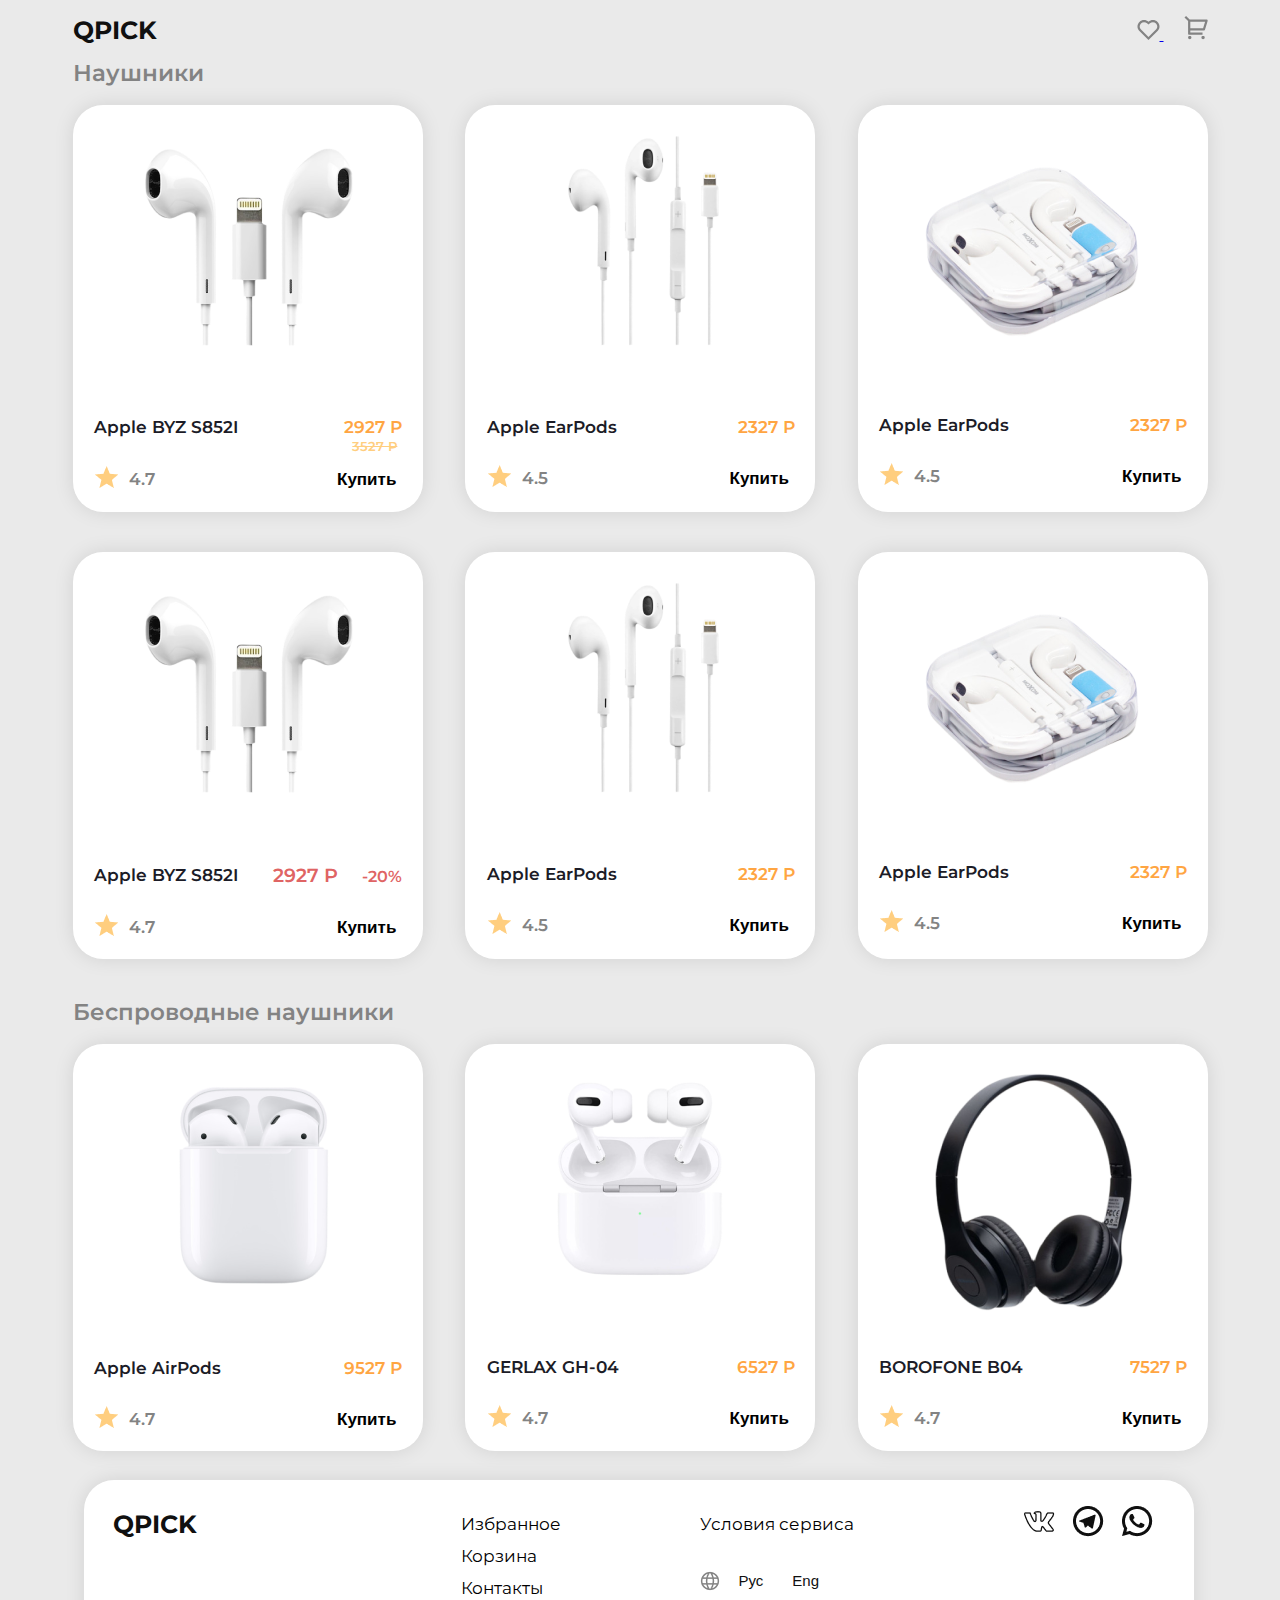
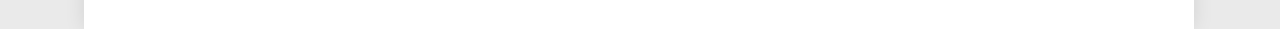
<file: index.html>
<!DOCTYPE html>
<html lang="ru">
<head>
    <meta charset="UTF-8">
    <meta http-equiv="X-UA-Compatible" content="IE=edge">
    <meta name="viewport" content="width=device-width, initial-scale=1.0">
    <link href="https://fonts.googleapis.com/css2?family=Montserrat:wght@400;500;600;700&display=swap" rel="stylesheet">
    <link rel="stylesheet" href="assets/css/style.css">
    <title>Главная | Каталог</title>
</head>
<body>
<header class="header">
    <div class="container">
        <div class="header__inner">
            <div class="header__logo">qpick</div>

            <div class="nav">
                <a class="nav__link" href="#">
                    <img src="assets/image/favorites.svg" alt="favorites">
                </a>
                <a class="nav__link" href="#">
                    <img src="assets/image/basket.svg" alt="basket">
                </a>
            </div>
        </div>
    </div>
</header>


<div class="section">
    <div class="container">
        <h2 class="section__title">Наушники</h2>
        <div class="card">
            <div class="card__item">
                <img class="card__img" src="assets/image/BYZ S852I.png" alt="">
                <div class="card__GlText">
                <div class="card__text">
                    <span class="card__name">Apple BYZ S852I</span>
                    <span class="card__price">2927 Р</span>
                </div>
                    <div class="card__oldPrice">3527 Р</div>
                    <div class="card__bottomFirst">
                        <span class="card__star">
                            <img src="assets/image/star.png" alt="">
                        </span>
                        <span class="card__grade">4.7</span>
                        <form action="">
                        <button class="card__btn">Купить</button>
                        </form>
                    </div>
                </div>
            </div>
            <div class="card__item">
                <img class="card__img" src="assets/image/EarPods.png" alt="">
                <div class="card__GlText">
                    <div class="card__text">
                        <span class="card__name">Apple EarPods</span>
                        <span class="card__price">2327 Р</span>
                    </div>

                        <div class="card__bottomSecond">
                            <span class="card__star">
                                <img src="assets/image/star.png" alt="">
                            </span>
                            <span class="card__grade">4.5</span>
                            <form action="">
                            <button class="card__btn">Купить</button>
                            </form>
                        </div>
                </div>
            </div>
            <div class="card__item">
                <img class="card__img__last" src="assets/image/EarPodsBox.png" alt="">
                <div class="card__GlTextFirst">
                    <div class="card__text">
                        <span class="card__name">Apple EarPods</span>
                        <span class="card__price">2327 Р</span>
                    </div>

                        <div class="card__bottomThird">
                            <span class="card__star">
                                <img src="assets/image/star.png" alt="">
                            </span>
                            <span class="card__grade">4.5</span>
                            <form action="">
                            <button class="card__btn">Купить</button>
                            </form>
                        </div>
                    </div>
            </div>
            <div class="card__item">
                <img class="card__img" src="assets/image/BYZ S852I.png" alt="">
                <div class="card__GlText">
                    <div class="card__textFor">
                        <span class="card__name">Apple BYZ S852I</span>
                        <span class="card__priceRed">2927 Р</span>
                        <span class="card_sales">-20%</span>
                    </div>
                        <div class="card__bottomFourth">
                            <span class="card__star">
                                <img src="assets/image/star.png" alt="">
                            </span>
                            <span class="card__grade">4.7</span>
                            <form action="">
                            <button class="card__btn">Купить</button>
                            </form>
                        </div>
                </div>
            </div>
            <div class="card__item">
                <img class="card__img" src="assets/image/EarPods.png" alt="">
                <div class="card__GlText">
                    <div class="card__text">
                        <span class="card__name">Apple EarPods</span>
                        <span class="card__price">2327 Р</span>
                    </div>

                        <div class="card__bottomSecond">
                            <span class="card__star">
                                <img src="assets/image/star.png" alt="">
                            </span>
                            <span class="card__grade">4.5</span>
                            <form action="">
                            <button class="card__btn">Купить</button>
                            </form>
                        </div>
                </div>
            </div>
            <div class="card__item">
                <img class="card__img__last" src="assets/image/EarPodsBox.png" alt="">
                <div class="card__GlTextFirst">
                    <div class="card__text">
                        <span class="card__name">Apple EarPods</span>
                        <span class="card__price">2327 Р</span>
                    </div>

                        <div class="card__bottomThird">
                            <span class="card__star">
                                <img src="assets/image/star.png" alt="">
                            </span>
                            <span class="card__grade">4.5</span>
                            <form action="">
                            <button class="card__btn">Купить</button>
                            </form>
                        </div>
                </div>
            </div>
        </div> <!-- card -->
    </div> <!-- container -->
</div> <!-- section -->

<div class="section__second">
    <div class="container">
        <h2 class="section__title">Беспроводные наушники</h2>
        <div class="card">
            <div class="card__item">
                <img class="card__img" src="assets/image/AirPods.png" alt="">
                <div class="card__GlText">
                    <div class="card__text">
                        <span class="card__name">Apple AirPods</span>
                        <span class="card__price">9527 Р</span>
                    </div>

                        <div class="card__bottomThird">
                            <span class="card__star">
                                <img src="assets/image/star.png" alt="">
                            </span>
                            <span class="card__grade">4.7</span>
                            <form action="">
                            <button class="card__btn">Купить</button>
                            </form>
                        </div>
                </div>
            </div>
            <div class="card__item">
                <img class="card__img" src="assets/image/Gerlax.png" alt="">
                <div class="card__GlText">
                    <div class="card__text">
                        <span class="card__name">GERLAX GH-04</span>
                        <span class="card__price">6527 Р</span>
                    </div>

                        <div class="card__bottomThird">
                            <span class="card__star">
                                <img src="assets/image/star.png" alt="">
                            </span>
                            <span class="card__grade">4.7</span>
                            <form action="">
                            <button class="card__btn">Купить</button>
                            </form>
                        </div>
                </div>
            </div>
            <div class="card__item">
                <img class="card__img__lastSecond" src="assets/image/Borofone.png" alt="">
                <div class="card__GlText">
                    <div class="card__text__child">
                        <span class="card__name">BOROFONE B04</span>
                        <span class="card__price">7527 Р</span>
                    </div>

                        <div class="card__bottomThird">
                            <span class="card__star">
                                <img src="assets/image/star.png" alt="">
                            </span>
                            <span class="card__grade">4.7</span>
                            <form action="">
                            <button class="card__btn">Купить</button>
                            </form>
                        </div>
                </div>
            </div>
        </div> <!-- card -->
    </div> <!-- container -->
</div> <!-- section__second -->

<footer class="footer">
    <div class="container">
        <div class="footer__card">
            <div class="footer__logo">qpick</div>
            <div class="footer__center">
                <a class="footer__btn" href="#">Избранное</a>
                <a class="footer__btn" href="#">Корзина</a>
                <a class="footer__btn" href="#">Контакты</a>
            </div>
            <div class="footer__right">
                <a class="footer__condition" href="#">Условия сервиса</a>
                <div class="footer__language">
                    <img src="assets/image/language.png" alt="">
                    <form action="">
                    <button class="footer__languageBtn">Рус</button>
                    <button class="footer__languageBtn">Eng</button>
                    </form>
                </div>
            </div>
            <div class="footer__last">
                <a class="footer_icons" href="#">
                    <img src="assets/image/VK.png" alt="vk">
                </a>
                <a class="footer_icons" href="#">
                    <img src="assets/image/Telegram.png" alt="telegram">
                </a>
                <a class="footer_icons" href="#">
                    <img src="assets/image/Whatsapp.png" alt="whatsApp">
                </a>
            </div>
        </div>
    </div>
</footer>



<script src="assets/js/app.js"></script>
</body>
</html>
</file>
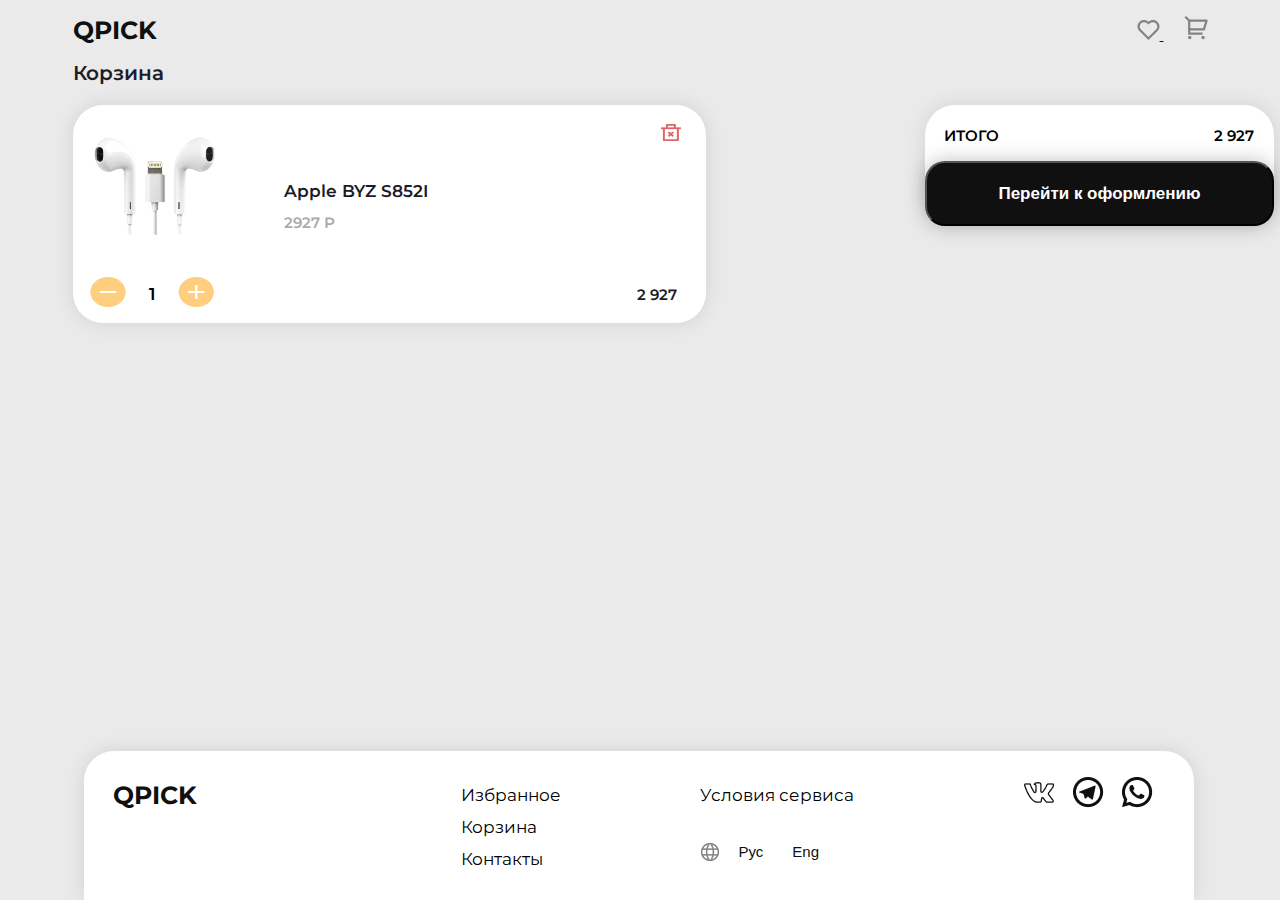
<file: basket.html>
<!DOCTYPE html>
<html lang="ru">
<head>
    <meta charset="UTF-8">
    <meta http-equiv="X-UA-Compatible" content="IE=edge">
    <meta name="viewport" content="width=device-width, initial-scale=1.0">
    <link href="https://fonts.googleapis.com/css2?family=Montserrat:wght@400;500;600;700&display=swap" rel="stylesheet">
    <link rel="stylesheet" href="assets/css/basket.css">
    <title>Корзина</title>
</head>
<body>

    <header class="header">
        <div class="container">
            <div class="header__inner">
                <div class="header__logo">qpick</div>

                <div class="nav">
                    <a class="nav__link" href="#">
                        <img src="assets/image/favorites.svg" alt="favorites">
                    </a>
                    <a class="nav__link" href="#">
                        <img src="assets/image/basket.svg" alt="basket">
                    </a>
                </div>
            </div>
        </div>
    </header>

    <div class="section">
        <div class="container">
            <h2 class="section__title">Корзина</h2>
            <div class="card">
                <div class="card__item">
                    <div class="card__itemImg">
                    <img class="card__img" src="assets/image/BYZ S852I.png" alt="">
                    </div>
                    <div class="card__GlText">

                        <div class="card__text">
                            <div class="card__name">Apple BYZ S852I</div>
                            <div class="card__price">2927 Р</div>
                        </div>
                    </div>
                    <div class="card__formDelete" action="">
                        <button class="card__btnDelete">
                            <img src="assets/image/delete.png" alt="">
                        </button>
                    </div>

                        <div class="bottom__amount">

                            <div class="card__btnMinus">
                                <img src="assets/image/minus.png" alt="-" data-action="minus">
                            </div>

                            <div class="card__amount" data-counter>1</div>

                            <div class="card__btnPlus">
                                <img src="assets/image/plus.png" alt="+" data-action="plus">
                            </div>

                        </div>
                        <div class="card__total">2 927</div>

                </div>
            </div>
            <div class="card__registration">
                <div class="top__registration">
                    <div class="registration__total">Итого</div>
                    <div class="registration__total">2 927</div>
                </div>
                <form class="form__buy" action="">
                    <button class="btn__buy">Перейти к оформлению</button>
                </form>
            </div>
        </div>
    </div>

    <footer class="footer">
        <div class="container">
            <div class="footer__card">
                <div class="footer__logo">qpick</div>
                <div class="footer__center">
                    <a class="footer__btn" href="#">Избранное</a>
                    <a class="footer__btn" href="#">Корзина</a>
                    <a class="footer__btn" href="#">Контакты</a>
                </div>
                <div class="footer__right">
                    <a class="footer__condition" href="#">Условия сервиса</a>
                    <div class="footer__language">
                        <img src="assets/image/language.png" alt="">
                        <form action="">
                        <button class="footer__languageBtn">Рус</button>
                        <button class="footer__languageBtn">Eng</button>
                        </form>
                    </div>
                </div>
                <div class="footer__last">
                    <a class="footer_icons" href="#">
                        <img src="assets/image/VK.png" alt="vk">
                    </a>
                    <a class="footer_icons" href="#">
                        <img src="assets/image/Telegram.png" alt="telegram">
                    </a>
                    <a class="footer_icons" href="#">
                        <img src="assets/image/Whatsapp.png" alt="whatsApp">
                    </a>
                </div>
            </div>
        </div>
    </footer>

<script src="assets/js/app.js"></script>
</body>
</html>
</file>
<file: assets/css/style.css>
body {
    margin: 0;
    background-color: #EAEAEA;
    font-family: 'Montserrat', sans-serif;
    font-size: 15px;
    line-height: 20.72px;
}

*,
*:before,
*:after {
box-sizing: border-box;
}

h1, h2, h3, h4, h5, h6 {
    margin: 0;
}

.header {
    width: 100%;
    padding-top: 15px;

    position: absolute;
    top: 0;
    left: 0;
    right: 0;
    z-index: 1000;
}

.header__inner {
    display: flex;
    justify-content: space-between;
    align-items: center;
}

.header__logo {
    font-size: 25px;
    font-weight: 700;
    color: #101010;
    text-transform: uppercase;
}

.container {
    width: 100%;
    max-width: 1135px;
    margin: 0 auto;
}

.nav__link {
    margin-left: 20px;
}

.section {
    position: absolute;
width: 100%;
left: 0;
top: 60.65px;
}

.section__second {
    position: absolute;
width: 100%;
left: 0;
top: 1000px;
right: 0;
}

.section__title {
    size: 20px;
    font-weight: 600;
    color: #838383;
    line-height: 24px;
}

.card {
    display: flex;
    flex-wrap: wrap;
    justify-content: space-between;

    margin-top: 20px;
}

.card__item {
    width: 350px;
height: 407px;
left: 165px;
top: 104.65px;
margin-bottom: 40px;

background: #FFFFFF;
box-shadow: 0px 0px 20px rgba(0, 0, 0, 0.1);
border-radius: 30px;
}

.card__img {
padding: 15px 66px 0;

}

.card__img__last {
    padding: 57px 66px 0;
}

.card__img__lastSecond {
    padding: 27px 75px 0;
}

.card__text {
    display: flex;
    justify-content: space-between;
    font-size: 17px;
    font-weight: 600;
    line-height: 21px;
    padding-top: 54px;

}

.card__text__child {
    display: flex;
    justify-content: space-between;
    font-size: 17px;
    font-weight: 600;
    line-height: 21px;
    padding-top: 39px;
}

.card__GlText {
    display: grid;
    grid-column-start: span 12;
    width: 307px;
    margin: 0 auto;
}

.card__GlTextFirst {
    display: grid;
    grid-column-start: span 12;
    width: 307px;
    margin: 0 auto;
    padding-top: 15px;
}




.card__textFor {
    display: flex;
    justify-content: space-between;
    font-size: 17px;
    font-weight: 600;
    line-height: 21px;
    padding-top: 54px;
    align-items: center;
}

.card__name {
    color: #1C1C27;
}

.card__price {
    color: #FFA542;
}

.card__priceRed {
    font-weight: 600;
    font-size: 19.1687px;
    line-height: 23px;
    color: #DF6464;
    padding-left: 10px;
}

.card_sales {
    font-weight: 600;
    font-size: 16.2934px;
    line-height: 20px;

    color: #DF6464;
}

.card__oldPrice {
    display: flex;
    color: #FFCE7F;
    text-decoration:line-through;
    font-weight: 600;
    font-size: 13px;
    line-height: 16px;
    justify-content: right;
    padding-right: 5px;
}

.card__bottomFirst {
    display: flex;
    align-items: center;
    padding-top: 10px;
    align-content: center;
}

.card__bottomSecond {
    display: flex;
    align-items: center;
    padding-top: 25px;
    align-content: center;
}

.card__bottomThird {
    display: flex;
    align-items: center;
    padding-top: 25px;
    align-content: center;
}

.card__bottomFourth {
    display: flex;
    align-items: center;
    padding-top: 25px;
    align-content: center;
}

.card__star {
    padding-top: 2px;
}

.card__grade {
    font-weight: 600;
font-size: 17px;
line-height: 21px;
color: #838383;
padding-left: 10px;

}

.card__btn {
    font-weight: 600;
    font-size: 17px;
    line-height: 21px;
    color: #000000;
    background-color: inherit;
    border: none;
    padding-left: 182px;
    cursor: pointer;
}

.card__btn:hover {
    color: #FFA542;
    transition: color .2s linear;
}


.footer {
    display: flex;
    padding-left: 22px;

}

.footer__card {
    position: absolute;
    width: 1110px;
    height: 149px;
    display: flex;
    bottom: 0%;
    top: 1480px;

    background: #FFFFFF;
    box-shadow: 0px 0px 20px rgba(0, 0, 0, 0.1);
    border-radius: 30px 30px 0px 0px;
}

.footer__logo {
    font-weight: 700;
    font-size: 25px;
    line-height: 30px;
    color: #101010;
    text-transform: uppercase;

    padding-left: 29px;
    padding-top: 29px;
    width: 25%;
}

.footer__center {
    width: 25%;
    display: flex;
    flex-direction: column;
    padding-top: 34px;
    padding-left: 100px;
}

.footer__btn {
    font-weight: 400;
    font-size: 17px;
    line-height: 21px;
    color: #000000;
    text-decoration: none;
    padding-bottom: 11px;

}

.footer__right {
    width: 25%;
    padding-top: 34px;
    text-align: center;
}

.footer__condition {
    font-weight: 400;
    font-size: 17px;
    line-height: 21px;
    color: #000000;
    text-decoration: none;

}

.footer__language{
    padding-top: 35px;
    display: flex;
    align-items: center;
    padding-left: 61px;
}

.footer__languageBtn {
    font-weight: 500;
    font-size: 15px;
    line-height: 18px;
    color: #101010;
    padding-left: 19px;
    cursor: pointer;
    background-color: inherit;
    border: none;

}

.footer__languageBtn:hover {
    color: #FFA542;
    transition: color .2s linear;
}

.footer__last {
    width: 25%;
    height: 30.1px;
    padding-top: 29px;
    display: flex;
    align-items: center;
    padding-left: 90px;
}

.footer_icons {
    padding-top: 29px;
    padding-left: 18px;
}
</file>
<file: assets/css/basket.css>
body {
    margin: 0;
    background-color: #EAEAEA;
    font-family: 'Montserrat', sans-serif;
    font-size: 15px;
    line-height: 20.72px;
}

*,
*:before,
*:after {
box-sizing: border-box;
}

h1, h2, h3, h4, h5, h6 {
    margin: 0;
}

.header {
    width: 100%;
    padding-top: 15px;

    position: absolute;
    top: 0;
    left: 0;
    right: 0;
    z-index: 1000;
}

.header__inner {
    display: flex;
    justify-content: space-between;
    align-items: center;
}

.header__logo {
    font-size: 25px;
    font-weight: 700;
    color: #101010;
    text-transform: uppercase;
}

.container {
    width: 100%;
    max-width: 1135px;
    margin: 0 auto;
}

.nav__link {
    margin-left: 20px;
}

.section {
    position: absolute;
width: 100%;
left: 0;
top: 60.65px;
}


.section__title {
    font-weight: 600;
    font-size: 20px;
    line-height: 24px;

    color: #1C1C27
}

.card {
    display: flex;
    flex-wrap: wrap;
    justify-content: space-between;

    margin-top: 20px;
}

.card__item {
    display: flex;
    flex-wrap: wrap;
    position: absolute;
    width: 633px;
    height: 218px;
    background: #FFFFFF;
    box-shadow: 0px 0px 20px rgba(0, 0, 0, 0.1);
    border-radius: 30px;
}

.card__itemImg {
    width: 33.33333%;
}

.card__img {
    padding-top: 18px;
    padding-left: 18px;
    width: 146.53px;
    height: 136px;
}

.card__text {
    font-size: 17px;
    font-weight: 600;
    line-height: 21px;
    padding-top: 76px;
}


.card__GlText {
    width: 33.33333%;
    margin: 0 auto;
}

.bottom__amount {
    display: flex;
    align-items: center;
    width: 30%;
}

.card__formDelete {
    width: 33.33333%;
    padding-top: 18px;
    display: flex;
    padding-right: 18px;
    align-items: flex-start;
    justify-content: flex-end;
}

.card__btnDelete {
    background-color: inherit;
    border: none;
    cursor: pointer;
}



.card__btnMinus {
    padding-left: 17px;
    background-color: inherit;
    border: none;
    cursor: pointer;
}



.card__btnPlus {
    padding-left: 23px;
    background-color: inherit;
    border: none;
    cursor: pointer;
}

.card__amount {
    font-weight: 600;
    font-size: 17px;
    line-height: 21px;
    color: #000000;
    padding-left: 23px;
}

.card__total {
    width: 70%;
    font-weight: 600;
    font-size: 15px;
    line-height: 18px;
    color: #1C1C27;
    padding-right: 28px;
    display: flex;
    align-items: center;
    justify-content: flex-end;
}



.card__textFor {
    display: flex;
    justify-content: space-between;
    font-size: 17px;
    font-weight: 600;
    line-height: 21px;
    padding-top: 54px;
    align-items: center;
}

.card__name {
    color: #1C1C27;
}

.card__price {
    font-weight: 600;
    font-size: 15px;
    line-height: 18px;
    padding-top: 12px;
    color: #AAAAAA;

}



.card__btn {
    font-weight: 600;
    font-size: 17px;
    line-height: 21px;
    color: #000000;
    background-color: inherit;
    border: none;
    padding-left: 182px;
    cursor: pointer;
}

.card__btn:hover {
    color: #FFA542;
    transition: color .2s linear;
}

.card__registration {
    position: absolute;
    width: 348.98px;
    height: 114px;
    left: 925px;

    background: #FFFFFF;
    box-shadow: 0px 0px 20px rgba(0, 0, 0, 0.1);
    border-radius: 30px;
}

.top__registration {
    display: flex;
    justify-content: space-between;
    margin: 0 auto;
    width: 310px;
    padding-top: 22px;
}

.registration__total {
    font-weight: 600;
    font-size: 15px;
    line-height: 18px;
    color: #000000;
    text-transform: uppercase;
}

.form__buy {
    padding-top: 16px;
}

.btn__buy {
    width: 348.98px;
    height: 65px;
    background: #101010;
    box-shadow: 0px 0px 20px rgba(0, 0, 0, 0.25);
    border-radius: 20px;

    font-weight: 600;
    font-size: 17px;
    line-height: 21px;
    text-align: center;
    color: #FFFFFF;
    cursor: pointer;
}

.footer {
    display: flex;
    padding-left: 22px;

}

.footer__card {
    position: absolute;
    width: 1110px;
    height: 149px;
    display: flex;
    bottom: 0%;

    background: #FFFFFF;
    box-shadow: 0px 0px 20px rgba(0, 0, 0, 0.1);
    border-radius: 30px 30px 0px 0px;
}

.footer__logo {
    font-weight: 700;
    font-size: 25px;
    line-height: 30px;
    color: #101010;
    text-transform: uppercase;

    padding-left: 29px;
    padding-top: 29px;
    width: 25%;
}

.footer__center {
    width: 25%;
    display: flex;
    flex-direction: column;
    padding-top: 34px;
    padding-left: 100px;
}

.footer__btn {
    font-weight: 400;
    font-size: 17px;
    line-height: 21px;
    color: #000000;
    text-decoration: none;
    padding-bottom: 11px;

}

.footer__right {
    width: 25%;
    padding-top: 34px;
    text-align: center;
}

.footer__condition {
    font-weight: 400;
    font-size: 17px;
    line-height: 21px;
    color: #000000;
    text-decoration: none;

}

.footer__language{
    padding-top: 35px;
    display: flex;
    align-items: center;
    padding-left: 61px;
}

.footer__languageBtn {
    font-weight: 500;
    font-size: 15px;
    line-height: 18px;
    color: #101010;
    padding-left: 19px;
    cursor: pointer;
    background-color: inherit;
    border: none;

}

.footer__languageBtn:hover {
    color: #FFA542;
    transition: color .2s linear;
}

.footer__last {
    width: 25%;
    height: 30.1px;
    padding-top: 29px;
    display: flex;
    align-items: center;
    padding-left: 90px;
}

.footer_icons {
    padding-top: 29px;
    padding-left: 18px;
}
</file>
